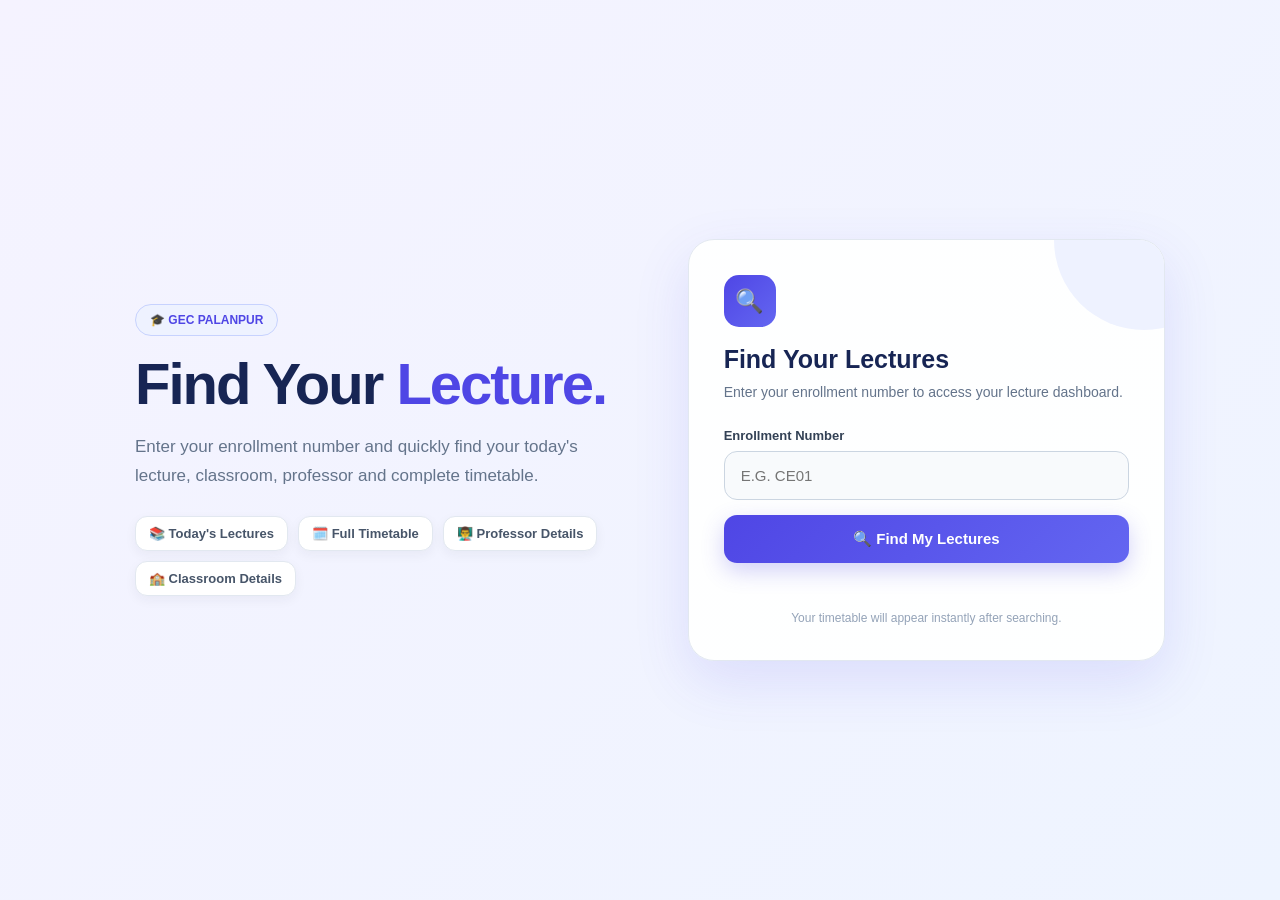
<file: index.html>
<!DOCTYPE html>
<html lang="en">

<head>
    <meta charset="UTF-8">
    <meta name="viewport" content="width=device-width, initial-scale=1.0">

    <title>Student Lecture Finder</title>

    <link rel="stylesheet" href="/style.css">

    <style>

        /* =====================================
           HOME PAGE
        ===================================== */

        .home-page {
            min-height: 100vh;

            display: flex;
            align-items: center;
            justify-content: center;

            padding: 35px 15px;
        }


        .home-container {
            width: 100%;
            max-width: 1050px;

            display: grid;
            grid-template-columns: 1.05fr 0.95fr;

            gap: 45px;

            align-items: center;
        }


        /* =====================================
           LEFT SIDE
        ===================================== */

        .hero-content {
            padding: 20px;
        }


        .hero-badge {
            display: inline-block;

            padding: 8px 14px;

            background: #eef2ff;
            color: #4f46e5;

            border: 1px solid #c7d2fe;

            border-radius: 30px;

            font-size: 12px;
            font-weight: 800;

            margin-bottom: 18px;
        }


        .hero-content h2 {
            font-size: clamp(38px, 5vw, 58px);

            line-height: 1.05;

            color: #172554;

            margin-bottom: 18px;

            letter-spacing: -2px;
        }


        .hero-content h2 span {
            color: #4f46e5;
        }


        .hero-content .hero-text {
            color: #64748b;

            font-size: 17px;

            line-height: 1.7;

            max-width: 520px;

            margin-bottom: 25px;
        }


        .feature-list {
            display: flex;

            flex-wrap: wrap;

            gap: 10px;
        }


        .feature-item {
            background: white;

            border: 1px solid #e2e8f0;

            padding: 9px 13px;

            border-radius: 12px;

            color: #475569;

            font-size: 13px;

            font-weight: 700;

            box-shadow:
                0 4px 12px rgba(30, 41, 59, 0.05);
        }


        /* =====================================
           RIGHT SIDE
        ===================================== */

        .enrollment-card {
            background: rgba(255,255,255,0.96);

            padding: 35px;

            border-radius: 26px;

            border: 1px solid #e2e8f0;

            box-shadow:
                0 20px 55px rgba(79,70,229,0.13);

            position: relative;

            overflow: hidden;
        }


        .enrollment-card::before {
            content: "";

            position: absolute;

            width: 180px;
            height: 180px;

            background: #eef2ff;

            border-radius: 50%;

            top: -90px;
            right: -70px;

            z-index: 0;
        }


        .card-content {
            position: relative;

            z-index: 1;
        }


        .card-icon {
            width: 52px;
            height: 52px;

            display: flex;

            align-items: center;
            justify-content: center;

            background:
                linear-gradient(
                    135deg,
                    #4f46e5,
                    #6366f1
                );

            color: white;

            border-radius: 15px;

            font-size: 23px;

            margin-bottom: 18px;
        }


        .enrollment-card h3 {
            color: #172554;

            font-size: 25px;

            margin-bottom: 8px;
        }


        .enrollment-card .card-subtitle {
            color: #64748b;

            font-size: 14px;

            line-height: 1.5;

            margin-bottom: 25px;
        }


        .input-label {
            display: block;

            text-align: left;

            color: #334155;

            font-size: 13px;

            font-weight: 800;

            margin-bottom: 8px;
        }


        .modern-input {
            width: 100%;

            box-sizing: border-box;

            padding: 15px 16px;

            border-radius: 13px;

            border: 1px solid #cbd5e1;

            background: #f8fafc;

            font-size: 15px;

            outline: none;

            transition: 0.25s;

            margin-bottom: 15px;

            text-transform: uppercase;
        }


        .modern-input:focus {
            border-color: #6366f1;

            background: white;

            box-shadow:
                0 0 0 4px rgba(99,102,241,0.10);
        }


        .find-btn {
            width: 100%;

            padding: 15px;

            border: none;

            border-radius: 13px;

            background:
                linear-gradient(
                    135deg,
                    #4f46e5,
                    #6366f1
                );

            color: white;

            font-size: 15px;

            font-weight: 800;

            cursor: pointer;

            box-shadow:
                0 8px 22px rgba(79,70,229,0.25);

            transition: 0.25s;
        }


        .find-btn:hover {
            transform: translateY(-2px);

            box-shadow:
                0 12px 28px rgba(79,70,229,0.30);
        }


        .find-btn:disabled {
            opacity: 0.7;

            cursor: not-allowed;

            transform: none;
        }


        #message {
            min-height: 20px;

            margin: 12px 0 0;

            text-align: center;

            font-size: 13px;

            font-weight: 700;
        }


        .card-note {
            text-align: center;

            color: #94a3b8;

            font-size: 12px;

            margin-top: 16px;
        }


        /* =====================================
           MOBILE
        ===================================== */

        @media (max-width: 800px) {

            .home-page {
                padding: 25px 12px;
            }


            .home-container {
                grid-template-columns: 1fr;

                gap: 25px;
            }


            .hero-content {
                text-align: center;

                padding: 10px;
            }


            .hero-content h2 {
                font-size: 40px;

                letter-spacing: -1px;
            }


            .hero-content .hero-text {
                margin-left: auto;
                margin-right: auto;

                font-size: 15px;
            }


            .feature-list {
                justify-content: center;
            }


            .enrollment-card {
                max-width: 520px;

                width: 100%;

                margin: auto;
            }

        }


        @media (max-width: 450px) {

            .hero-content h2 {
                font-size: 34px;
            }


            .hero-content .hero-text {
                font-size: 14px;
            }


            .enrollment-card {
                padding: 25px 20px;

                border-radius: 21px;
            }


            .enrollment-card h3 {
                font-size: 22px;
            }

        }

    </style>

</head>


<body>


    <main class="home-page">

        <div class="home-container">


            <!-- =================================
                 LEFT HERO
            ================================== -->

            <section class="hero-content">

                <div class="hero-badge">
                    🎓 GEC PALANPUR
                </div>


                <h2>

                    Find Your
                    <span>Lecture.</span>

                </h2>


                <p class="hero-text">

                    Enter your enrollment number and
                    quickly find your today's lecture,
                    classroom, professor and complete
                    timetable.

                </p>


                <div class="feature-list">

                    <div class="feature-item">
                        📚 Today's Lectures
                    </div>

                    <div class="feature-item">
                        🗓️ Full Timetable
                    </div>

                    <div class="feature-item">
                        👨‍🏫 Professor Details
                    </div>

                    <div class="feature-item">
                        🏫 Classroom Details
                    </div>

                </div>

            </section>


            <!-- =================================
                 ENROLLMENT CARD
            ================================== -->

            <section class="enrollment-card">

                <div class="card-content">


                    <div class="card-icon">
                        🔍
                    </div>


                    <h3>
                        Find Your Lectures
                    </h3>


                    <p class="card-subtitle">

                        Enter your enrollment number
                        to access your lecture dashboard.

                    </p>


                    <label
                        class="input-label"
                        for="enrollmentInput">

                        Enrollment Number

                    </label>


                    <input
                        type="text"
                        id="enrollmentInput"
                        class="modern-input"
                        placeholder="e.g. CE01"
                        maxlength="10"
                        autocomplete="off"
                        spellcheck="false"
                    >


                    <button
                        class="find-btn"
                        onclick="findLectures()">

                        🔍 Find My Lectures

                    </button>


                    <p
                        id="message"
                        aria-live="polite">
                    </p>


                    <p class="card-note">

                        Your timetable will appear
                        instantly after searching.

                    </p>


                </div>

            </section>


        </div>

    </main>


    <script src="/script.js"></script>

</body>

</html>
</file>
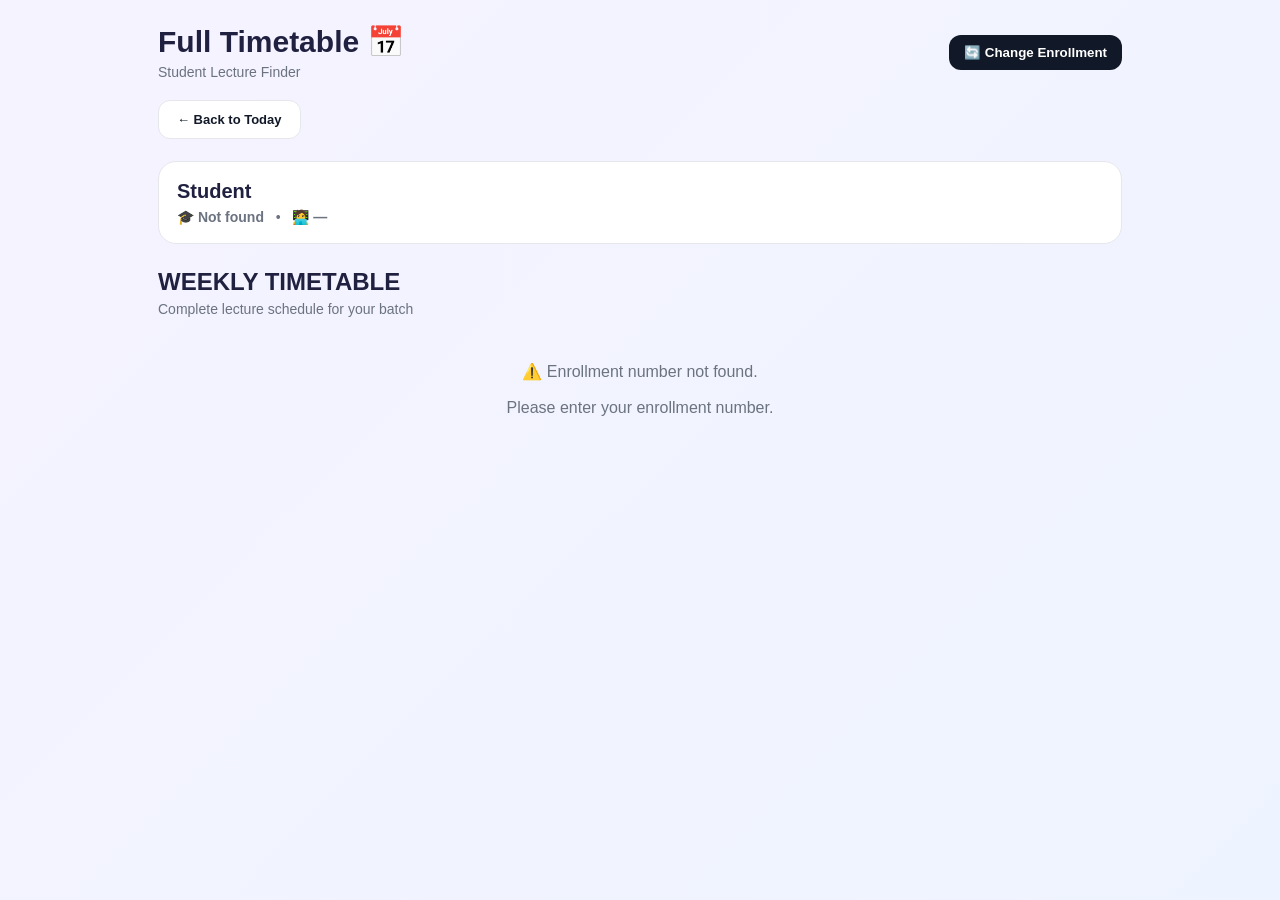
<file: timetable.html>
<!DOCTYPE html>
<html lang="en">
<head>
<meta charset="UTF-8">
<meta name="viewport" content="width=device-width, initial-scale=1.0">

<title>Full Timetable | Student Lecture Finder</title>

<link rel="stylesheet" href="/style.css">

<style>
.timetable-page{
    max-width:1000px;
    margin:auto;
    padding:24px 18px 40px;
}

.top-header{
    display:flex;
    justify-content:space-between;
    align-items:center;
    gap:15px;
    margin-bottom:20px;
}

.brand-title{
    margin:0;
    font-size:30px;
    font-weight:800;
}

.brand-subtitle{
    margin:5px 0 0;
    color:#6b7280;
    font-size:14px;
}

.change-btn{
    border:none;
    padding:10px 15px;
    border-radius:12px;
    background:#111827;
    color:white;
    cursor:pointer;
    font-weight:700;
    white-space:nowrap;
}

.page-navigation{
    margin-bottom:22px;
}

.nav-btn{
    border:1px solid #e5e7eb;
    background:white;
    color:#111827;
    padding:11px 18px;
    border-radius:12px;
    cursor:pointer;
    font-weight:700;
    font-size:13px;
}

.student-card{
    background:white;
    border:1px solid #e5e7eb;
    border-radius:18px;
    padding:18px;
    margin-bottom:24px;
}

.student-name{
    font-size:20px;
    font-weight:800;
    margin-bottom:6px;
}

.student-meta{
    color:#6b7280;
    font-size:14px;
}

.heading{
    margin-bottom:20px;
}

.heading h2{
    margin:0;
    font-size:24px;
    font-weight:800;
}

.heading p{
    margin:5px 0 0;
    color:#6b7280;
    font-size:14px;
}

.day-section{
    margin-bottom:28px;
}

.day-title{
    font-size:18px;
    font-weight:800;
    margin:0 0 12px;
}

.day-list{
    display:flex;
    flex-direction:column;
    gap:9px;
}

.lecture-card{
    display:grid;
    grid-template-columns:100px minmax(0,1fr);
    align-items:center;
    gap:14px;
    background:white;
    border:1px solid #e5e7eb;
    border-radius:15px;
    padding:14px;
}

.lecture-time{
    font-size:13px;
    font-weight:800;
}

.lecture-end{
    color:#9ca3af;
    font-size:11px;
    margin-top:3px;
}

.lecture-subject{
    font-size:15px;
    font-weight:800;
}

.lecture-info{
    color:#6b7280;
    font-size:11px;
    margin-top:5px;
}

.empty-day{
    background:white;
    border:1px solid #e5e7eb;
    border-radius:14px;
    padding:15px;
    color:#9ca3af;
    font-size:13px;
}

.message-box{
    text-align:center;
    padding:25px;
    color:#6b7280;
}

@media(max-width:600px){

    .timetable-page{
        padding:18px 13px 35px;
    }

    .top-header{
        align-items:flex-start;
    }

    .brand-title{
        font-size:24px;
    }

    .change-btn{
        padding:9px 10px;
        font-size:11px;
    }

    .student-card{
        padding:15px;
    }

    .student-name{
        font-size:18px;
    }

    .lecture-card{
        grid-template-columns:75px minmax(0,1fr);
    }
}
</style>
</head>

<body>

<div class="timetable-page">

    <!-- HEADER -->

    <div class="top-header">

        <div>

            <h1 class="brand-title">
                Full Timetable 📅
            </h1>

            <p class="brand-subtitle">
                Student Lecture Finder
            </p>

        </div>

        <button class="change-btn"
                onclick="changeEnrollment()">

            🔄 Change Enrollment

        </button>

    </div>


    <!-- BACK TO TODAY -->

    <div class="page-navigation">

        <button class="nav-btn"
                onclick="window.location.href='/today.html'">

            ← Back to Today

        </button>

    </div>


    <!-- STUDENT -->

    <div class="student-card">

        <div class="student-name"
             id="studentName">

            Loading...

        </div>

        <div class="student-meta">

            🎓 <strong id="studentEnrollment">
                Loading...
            </strong>

            &nbsp; • &nbsp;

            🧑‍💻 <strong id="studentBatch">
                Loading...
            </strong>

        </div>

    </div>


    <!-- HEADING -->

    <div class="heading">

        <h2>WEEKLY TIMETABLE</h2>

        <p>
            Complete lecture schedule for your batch
        </p>

    </div>


    <!-- TIMETABLE -->

    <div id="timetableContainer">

        <div class="message-box">
            Loading timetable...
        </div>

    </div>

</div>


<script>

const enrollment =
    localStorage.getItem("enrollment");

const studentName =
    document.getElementById("studentName");

const studentEnrollment =
    document.getElementById("studentEnrollment");

const studentBatch =
    document.getElementById("studentBatch");

const timetableContainer =
    document.getElementById("timetableContainer");


/* CHANGE ENROLLMENT */

function changeEnrollment(){

    localStorage.removeItem("enrollment");
    localStorage.removeItem("studentName");
    localStorage.removeItem("studentBatch");

    window.location.href="/";

}


/* CHECK ENROLLMENT */

if(!enrollment){

    studentName.textContent =
        "Student";

    studentEnrollment.textContent =
        "Not found";

    studentBatch.textContent =
        "—";

    timetableContainer.innerHTML = `

        <div class="message-box">

            ⚠️ Enrollment number not found.

            <br><br>

            Please enter your enrollment number.

        </div>

    `;

}else{

    studentEnrollment.textContent =
        enrollment;

    loadTimetable();

}


/* LOAD TIMETABLE */

function loadTimetable(){

    fetch(
        `/api/lectures/${encodeURIComponent(enrollment)}`
    )

    .then(response =>
        response.json()
    )

    .then(data => {

        if(!data.success){

            timetableContainer.innerHTML = `

                <div class="message-box">

                    ❌ Enrollment number not found.

                </div>

            `;

            return;

        }


        /* STUDENT */

        if(data.student){

            studentName.textContent =
                data.student.name || "Student";

            studentBatch.textContent =
                data.student.batch || "—";

            localStorage.setItem(
                "studentName",
                data.student.name || ""
            );

            localStorage.setItem(
                "studentBatch",
                data.student.batch || ""
            );

        }


        const lectures =
            data.lectures || [];


        const days = [
            "Monday",
            "Tuesday",
            "Wednesday",
            "Thursday",
            "Friday",
            "Saturday",
            "Sunday"
        ];


        timetableContainer.innerHTML = "";


        days.forEach(day => {

            const dayLectures =
                lectures
                .filter(
                    lecture =>
                        lecture.day === day
                )
                .sort(
                    (a,b) =>
                        convertTime(a.start_time)
                        -
                        convertTime(b.start_time)
                );


            const section =
                document.createElement("div");

            section.className =
                "day-section";


            let cards = "";


            if(dayLectures.length === 0){

                cards = `

                    <div class="empty-day">

                        📭 No lectures scheduled

                    </div>

                `;

            }else{

                dayLectures.forEach(
                    lecture => {

                        cards += `

                            <div class="lecture-card">

                                <div>

                                    <div class="lecture-time">

                                        ${lecture.start_time}

                                    </div>

                                    <div class="lecture-end">

                                        ${lecture.end_time}

                                    </div>

                                </div>


                                <div>

                                    <div class="lecture-subject">

                                        ${lecture.subject}

                                    </div>

                                    <div class="lecture-info">

                                        👨‍🏫 ${lecture.professor}

                                        &nbsp; • &nbsp;

                                        🚪 Room ${lecture.room}

                                    </div>

                                </div>

                            </div>

                        `;

                    }
                );

            }


            section.innerHTML = `

                <h3 class="day-title">
                    ${day}
                </h3>

                <div class="day-list">

                    ${cards}

                </div>

            `;


            timetableContainer.appendChild(
                section
            );

        });

    })


    .catch(error => {

        console.error(
            "Timetable loading error:",
            error
        );

        timetableContainer.innerHTML = `

            <div class="message-box">

                ⚠️ Unable to load timetable.

                <br><br>

                Please make sure the Flask
                server is running.

            </div>

        `;

    });

}


/* TIME CONVERTER */

function convertTime(timeString){

    if(!timeString)
        return 0;

    const parts =
        timeString.trim().split(" ");

    const time =
        parts[0];

    const modifier =
        parts[1];

    let [hours,minutes] =
        time.split(":").map(Number);


    if(
        modifier === "PM" &&
        hours !== 12
    ){

        hours += 12;

    }


    if(
        modifier === "AM" &&
        hours === 12
    ){

        hours = 0;

    }


    return hours * 60 + minutes;

}

</script>

</body>
</html>
</file>
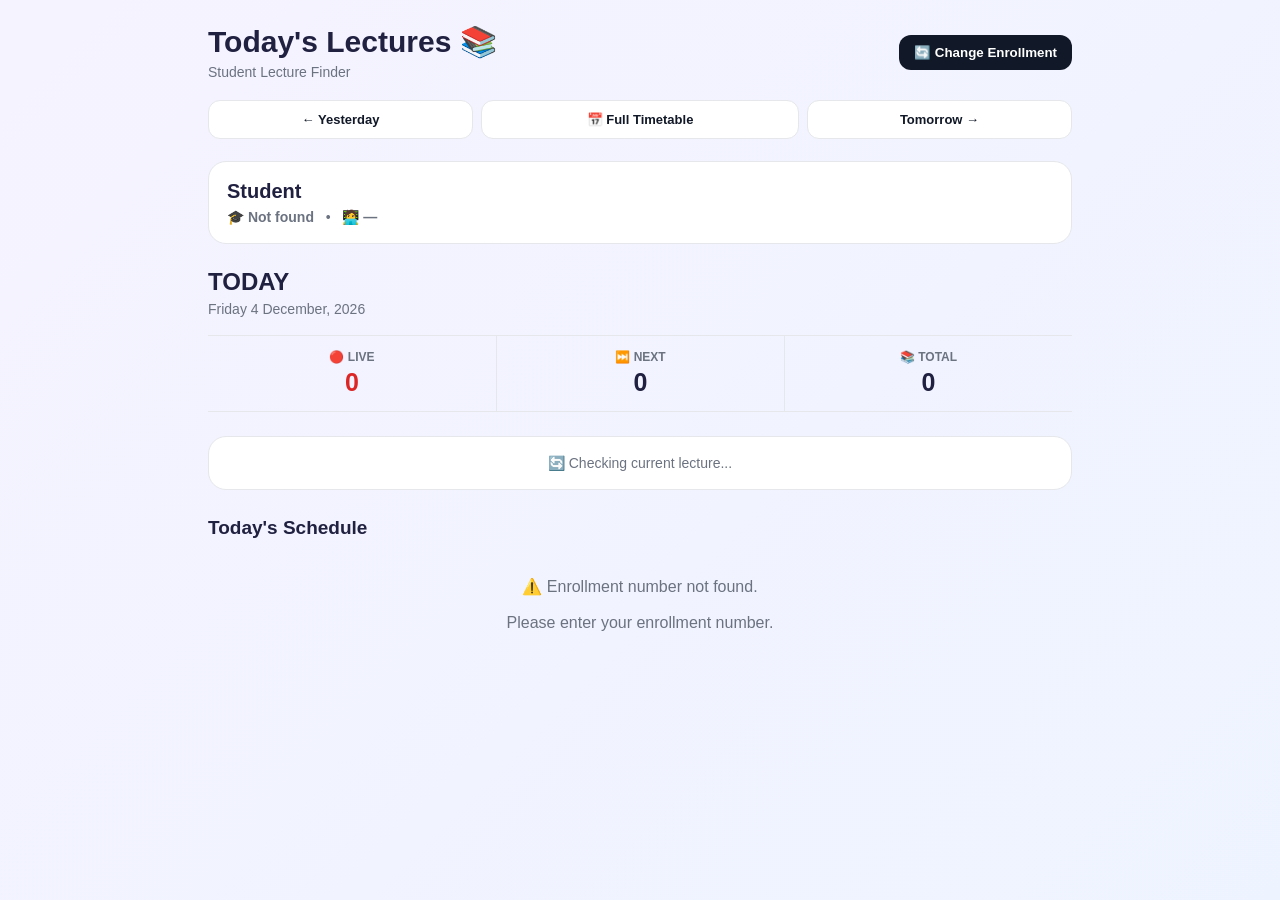
<file: today.html>
<!DOCTYPE html>
<html lang="en">

<head>

    <meta charset="UTF-8">

    <meta name="viewport"
          content="width=device-width, initial-scale=1.0">

    <title>Today's Lectures | Student Lecture Finder</title>

    <link rel="stylesheet" href="/style.css">

    <style>

        /* =========================
           PAGE
        ========================= */

        .today-page {
            max-width: 900px;
            margin: auto;
            padding: 24px 18px 40px;
        }


        /* =========================
           HEADER
        ========================= */

        .top-header {
            display: flex;
            justify-content: space-between;
            align-items: center;
            gap: 15px;
            margin-bottom: 20px;
        }

        .brand-title {
            margin: 0;
            font-size: 30px;
            font-weight: 800;
        }

        .brand-subtitle {
            margin: 5px 0 0;
            color: #6b7280;
            font-size: 14px;
        }

        .change-btn {
            border: none;
            padding: 10px 15px;
            border-radius: 12px;
            background: #111827;
            color: white;
            cursor: pointer;
            font-weight: 700;
            white-space: nowrap;
        }


        /* =========================
           PAGE NAVIGATION
        ========================= */

        .page-navigation {
            display: grid;
            grid-template-columns: 1fr 1.2fr 1fr;
            gap: 8px;
            margin-bottom: 22px;
        }

        .nav-btn {
            border: 1px solid #e5e7eb;
            background: white;
            color: #111827;
            padding: 11px 8px;
            border-radius: 12px;
            cursor: pointer;
            font-weight: 700;
            font-size: 13px;
        }

        .nav-btn:hover {
            background: #f9fafb;
        }


        /* =========================
           STUDENT CARD
        ========================= */

        .student-card {
            background: white;
            border: 1px solid #e5e7eb;
            border-radius: 18px;
            padding: 18px;
            margin-bottom: 24px;
        }

        .student-name {
            font-size: 20px;
            font-weight: 800;
            margin-bottom: 6px;
        }

        .student-meta {
            color: #6b7280;
            font-size: 14px;
        }


        /* =========================
           TODAY
        ========================= */

        .today-heading {
            margin-bottom: 15px;
        }

        .today-heading h2 {
            margin: 0;
            font-size: 24px;
            font-weight: 800;
        }

        .today-heading p {
            margin: 5px 0 0;
            color: #6b7280;
            font-size: 14px;
        }


        /* =========================
           STATS
        ========================= */

        .stats-row {
            display: grid;
            grid-template-columns: repeat(3, 1fr);

            border-top: 1px solid #e5e7eb;
            border-bottom: 1px solid #e5e7eb;

            margin: 18px 0 24px;
        }

        .stat-box {
            text-align: center;
            padding: 14px 8px;
        }

        .stat-box + .stat-box {
            border-left: 1px solid #e5e7eb;
        }

        .stat-label {
            display: block;
            font-size: 12px;
            color: #6b7280;
            font-weight: 700;
            margin-bottom: 4px;
        }

        .stat-number {
            display: block;
            font-size: 25px;
            font-weight: 800;
        }

        .live-number {
            color: #dc2626;
        }


        /* =========================
           LIVE CARD
        ========================= */

        .live-card {
            background: white;
            border: 1px solid #e5e7eb;
            border-radius: 20px;
            padding: 20px;
            margin-bottom: 27px;
        }

        .live-badge {
            display: inline-block;
            background: #fee2e2;
            color: #b91c1c;
            padding: 6px 10px;
            border-radius: 50px;
            font-size: 11px;
            font-weight: 800;
            margin-bottom: 10px;
        }

        .live-subject {
            margin: 0 0 7px;
            font-size: 23px;
            font-weight: 800;
        }

        .live-time {
            color: #6b7280;
            font-size: 14px;
            margin-bottom: 13px;
        }

        .detail-row {
            display: flex;
            flex-wrap: wrap;
            gap: 8px;
        }

        .detail-pill {
            border: 1px solid #e5e7eb;
            padding: 7px 10px;
            border-radius: 10px;
            font-size: 12px;
            font-weight: 600;
        }

        .no-live-card {
            background: white;
            border: 1px solid #e5e7eb;
            border-radius: 18px;
            padding: 18px;
            margin-bottom: 27px;
            color: #6b7280;
            text-align: center;
            font-size: 14px;
        }


        /* =========================
           SCHEDULE
        ========================= */

        .schedule-title {
            margin: 0 0 13px;
            font-size: 19px;
            font-weight: 800;
        }

        .schedule-list {
            display: flex;
            flex-direction: column;
            gap: 10px;
        }

        .lecture-card {
            display: grid;
            grid-template-columns: 95px minmax(0, 1fr) auto;
            align-items: center;
            gap: 12px;

            background: white;

            border: 1px solid #e5e7eb;

            border-radius: 15px;

            padding: 14px;
        }

        .lecture-time {
            font-size: 13px;
            font-weight: 800;
        }

        .lecture-end-time {
            color: #9ca3af;
            font-size: 11px;
            margin-top: 3px;
        }

        .lecture-subject {
            font-size: 15px;
            font-weight: 800;
        }

        .lecture-info {
            color: #6b7280;
            font-size: 11px;
            margin-top: 5px;
        }

        .lecture-status {
            font-size: 10px;
            font-weight: 800;
            white-space: nowrap;
        }

        .status-live {
            color: #dc2626;
        }

        .status-next {
            color: #2563eb;
        }

        .status-upcoming {
            color: #6b7280;
        }

        .status-completed {
            color: #16a34a;
        }


        /* =========================
           MESSAGE
        ========================= */

        .message-box {
            text-align: center;
            padding: 25px;
            color: #6b7280;
        }


        /* =========================
           MOBILE
        ========================= */

        @media (max-width: 600px) {

            .today-page {
                padding: 18px 13px 35px;
            }

            .top-header {
                align-items: flex-start;
            }

            .brand-title {
                font-size: 24px;
            }

            .change-btn {
                padding: 9px 10px;
                font-size: 11px;
            }

            .page-navigation {
                grid-template-columns: 1fr 1fr 1fr;
            }

            .nav-btn {
                font-size: 11px;
                padding: 10px 5px;
            }

            .student-card {
                padding: 15px;
            }

            .student-name {
                font-size: 18px;
            }

            .lecture-card {
                grid-template-columns: 72px minmax(0, 1fr);
            }

            .lecture-status {
                grid-column: 2;
            }

        }

    </style>

</head>


<body>


<div class="today-page">


    <!-- =========================
         HEADER
    ========================== -->

    <div class="top-header">

        <div>

            <h1 class="brand-title">
                Today's Lectures 📚
            </h1>

            <p class="brand-subtitle">
                Student Lecture Finder
            </p>

        </div>


        <button
            class="change-btn"
            onclick="changeEnrollment()">

            🔄 Change Enrollment

        </button>

    </div>



    <!-- =========================
         NAVIGATION
    ========================== -->

    <div class="page-navigation">

        <button
            class="nav-btn"
            onclick="window.location.href='/yesterday.html'">

            ← Yesterday

        </button>


        <button
            class="nav-btn"
            onclick="window.location.href='/timetable.html'">

            📅 Full Timetable

        </button>


        <button
            class="nav-btn"
            onclick="window.location.href='/tomorrow.html'">

            Tomorrow →

        </button>

    </div>



    <!-- =========================
         STUDENT
    ========================== -->

    <div class="student-card">

        <div
            class="student-name"
            id="studentName">

            Loading...

        </div>


        <div class="student-meta">

            🎓
            <strong id="studentEnrollment">
                Loading...
            </strong>

            &nbsp; • &nbsp;

            🧑‍💻
            <strong id="studentBatch">
                Loading...
            </strong>

        </div>

    </div>



    <!-- =========================
         TODAY
    ========================== -->

    <div class="today-heading">

        <h2>
            TODAY
        </h2>

        <p id="todayDate">
            Loading date...
        </p>

    </div>



    <!-- =========================
         STATS
    ========================== -->

    <div class="stats-row">


        <div class="stat-box">

            <span class="stat-label">
                🔴 LIVE
            </span>

            <span
                class="stat-number live-number"
                id="liveLecture">

                0

            </span>

        </div>



        <div class="stat-box">

            <span class="stat-label">
                ⏭️ NEXT
            </span>

            <span
                class="stat-number"
                id="nextLecture">

                0

            </span>

        </div>



        <div class="stat-box">

            <span class="stat-label">
                📚 TOTAL
            </span>

            <span
                class="stat-number"
                id="totalLectures">

                0

            </span>

        </div>


    </div>



    <!-- =========================
         LIVE LECTURE
    ========================== -->

    <div id="liveLectureBox">

        <div class="no-live-card">

            🔄 Checking current lecture...

        </div>

    </div>



    <!-- =========================
         SCHEDULE
    ========================== -->

    <h3 class="schedule-title">

        Today's Schedule

    </h3>


    <div
        id="lectureContainer"
        class="schedule-list">

        <div class="message-box">

            Loading lectures...

        </div>

    </div>


</div>



<script>


// ========================================
// ENROLLMENT
// ========================================

const enrollment =
    localStorage.getItem("enrollment");


// ========================================
// ELEMENTS
// ========================================

const studentEnrollment =
    document.getElementById(
        "studentEnrollment"
    );

const studentName =
    document.getElementById(
        "studentName"
    );

const studentBatch =
    document.getElementById(
        "studentBatch"
    );

const totalLectures =
    document.getElementById(
        "totalLectures"
    );

const nextLecture =
    document.getElementById(
        "nextLecture"
    );

const liveLecture =
    document.getElementById(
        "liveLecture"
    );

const liveLectureBox =
    document.getElementById(
        "liveLectureBox"
    );

const lectureContainer =
    document.getElementById(
        "lectureContainer"
    );

const todayDate =
    document.getElementById(
        "todayDate"
    );


// ========================================
// CHANGE ENROLLMENT
// ========================================

function changeEnrollment() {

    localStorage.removeItem(
        "enrollment"
    );

    localStorage.removeItem(
        "studentName"
    );

    localStorage.removeItem(
        "studentBatch"
    );

    window.location.href = "/";

}


// ========================================
// DATE
// ========================================

const currentDate =
    new Date();

todayDate.textContent =
    currentDate.toLocaleDateString(
        "en-IN",
        {
            weekday: "long",
            day: "numeric",
            month: "long",
            year: "numeric"
        }
    );


// ========================================
// CHECK ENROLLMENT
// ========================================

if (!enrollment) {

    studentEnrollment.textContent =
        "Not found";

    studentName.textContent =
        "Student";

    studentBatch.textContent =
        "—";


    lectureContainer.innerHTML = `

        <div class="message-box">

            ⚠️ Enrollment number not found.

            <br><br>

            Please enter your enrollment number.

        </div>

    `;

}

else {

    studentEnrollment.textContent =
        enrollment;

    loadTodayLectures();

}


// ========================================
// LOAD TODAY'S LECTURES
// ========================================

function loadTodayLectures() {


    fetch(
        `/api/lectures/${encodeURIComponent(enrollment)}`
    )

    .then(response =>
        response.json()
    )

    .then(data => {


        // ==================================
        // ERROR
        // ==================================

        if (!data.success) {

            lectureContainer.innerHTML = `

                <div class="message-box">

                    ❌ Enrollment number not found.

                </div>

            `;

            return;

        }


        // ==================================
        // STUDENT DATA
        // ==================================

        if (data.student) {

            studentName.textContent =
                data.student.name || "Student";

            studentBatch.textContent =
                data.student.batch || "—";


            localStorage.setItem(
                "studentName",
                data.student.name || ""
            );

            localStorage.setItem(
                "studentBatch",
                data.student.batch || ""
            );

        }


        // ==================================
        // LECTURES
        // ==================================

        const lectures =
            data.lectures || [];


        // ==================================
        // TODAY
        // ==================================

        const today =
            new Date().toLocaleDateString(
                "en-US",
                {
                    weekday: "long"
                }
            );


        // ==================================
        // FILTER
        // ==================================

        const todaysLectures =
            lectures.filter(
                lecture =>
                    lecture.day === today
            );


        // ==================================
        // SORT
        // ==================================

        todaysLectures.sort(
            (a, b) =>
                convertTime(a.start_time)
                -
                convertTime(b.start_time)
        );


        // ==================================
        // TOTAL
        // ==================================

        totalLectures.textContent =
            todaysLectures.length;


        // ==================================
        // NO LECTURES
        // ==================================

        if (
            todaysLectures.length === 0
        ) {

            liveLecture.textContent =
                "0";

            nextLecture.textContent =
                "0";


            liveLectureBox.innerHTML = `

                <div class="no-live-card">

                    📭 No lectures scheduled for today.

                </div>

            `;


            lectureContainer.innerHTML = `

                <div class="message-box">

                    🎉 No lectures today!

                    <br><br>

                    Enjoy your day.

                </div>

            `;

            return;

        }


        // ==================================
        // CURRENT TIME
        // ==================================

        const now =
            new Date();

        const currentMinutes =
            now.getHours() * 60
            +
            now.getMinutes();


        // ==================================
        // LIVE LECTURES
        // ==================================

        const liveLectures =
            todaysLectures.filter(
                lecture => {

                    const start =
                        convertTime(
                            lecture.start_time
                        );

                    const end =
                        convertTime(
                            lecture.end_time
                        );

                    return (
                        currentMinutes >= start &&
                        currentMinutes < end
                    );

                }
            );


        // ==================================
        // REMAINING LECTURES
        // ==================================

        const remainingLectures =
            todaysLectures.filter(
                lecture => {

                    const start =
                        convertTime(
                            lecture.start_time
                        );

                    return start > currentMinutes;

                }
            );


        // ==================================
        // COUNTS
        // ==================================

        liveLecture.textContent =
            liveLectures.length;

        nextLecture.textContent =
            remainingLectures.length;


        // ==================================
        // LIVE CARD
        // ==================================

        if (
            liveLectures.length > 0
        ) {

            const lecture =
                liveLectures[0];


            liveLectureBox.innerHTML = `

                <div class="live-card">

                    <span class="live-badge">

                        🔴 LIVE NOW

                    </span>


                    <h2 class="live-subject">

                        ${lecture.subject}

                    </h2>


                    <div class="live-time">

                        ⏰
                        ${lecture.start_time}

                        -

                        ${lecture.end_time}

                    </div>


                    <div class="detail-row">

                        <span class="detail-pill">

                            👨‍🏫
                            ${lecture.professor}

                        </span>


                        <span class="detail-pill">

                            🚪
                            Room ${lecture.room}

                        </span>

                    </div>

                </div>

            `;

        }

        else {

            liveLectureBox.innerHTML = `

                <div class="no-live-card">

                    🟢 No lecture is live right now.

                </div>

            `;

        }


        // ==================================
        // SCHEDULE
        // ==================================

        lectureContainer.innerHTML = "";


        todaysLectures.forEach(
            lecture => {


                const start =
                    convertTime(
                        lecture.start_time
                    );

                const end =
                    convertTime(
                        lecture.end_time
                    );


                let statusText =
                    "";

                let statusClass =
                    "";


                // LIVE
                if (
                    currentMinutes >= start &&
                    currentMinutes < end
                ) {

                    statusText =
                        "🔴 LIVE";

                    statusClass =
                        "status-live";

                }


                // COMPLETED
                else if (
                    currentMinutes >= end
                ) {

                    statusText =
                        "✅ COMPLETED";

                    statusClass =
                        "status-completed";

                }


                // UPCOMING
                else {

                    const firstUpcoming =
                        remainingLectures[0];


                    if (
                        firstUpcoming === lecture
                    ) {

                        statusText =
                            "⏭️ NEXT";

                        statusClass =
                            "status-next";

                    }

                    else {

                        statusText =
                            "⏳ UPCOMING";

                        statusClass =
                            "status-upcoming";

                    }

                }


                // ==================================
                // CARD
                // ==================================

                const card =
                    document.createElement(
                        "div"
                    );


                card.className =
                    "lecture-card";


                card.innerHTML = `

                    <div>

                        <div class="lecture-time">

                            ${lecture.start_time}

                        </div>

                        <div class="lecture-end-time">

                            ${lecture.end_time}

                        </div>

                    </div>


                    <div>

                        <div class="lecture-subject">

                            ${lecture.subject}

                        </div>


                        <div class="lecture-info">

                            👨‍🏫
                            ${lecture.professor}

                            &nbsp; • &nbsp;

                            🚪
                            Room ${lecture.room}

                        </div>

                    </div>


                    <div
                        class="lecture-status ${statusClass}">

                        ${statusText}

                    </div>

                `;


                lectureContainer.appendChild(
                    card
                );

            }
        );


    })


    .catch(error => {

        console.error(
            "Lecture loading error:",
            error
        );


        lectureContainer.innerHTML = `

            <div class="message-box">

                ⚠️ Unable to load lectures.

                <br><br>

                Please make sure the Flask
                server is running.

            </div>

        `;

    });

}


// ========================================
// CONVERT TIME
// ========================================

function convertTime(timeString) {

    if (!timeString) {
        return 0;
    }


    const parts =
        timeString
            .trim()
            .split(" ");


    const time =
        parts[0];

    const modifier =
        parts[1];


    let [hours, minutes] =
        time
            .split(":")
            .map(Number);


    if (
        modifier === "PM" &&
        hours !== 12
    ) {

        hours += 12;

    }


    if (
        modifier === "AM" &&
        hours === 12
    ) {

        hours = 0;

    }


    return (
        hours * 60 +
        minutes
    );

}


// ========================================
// AUTO REFRESH EVERY 30 SEC
// ========================================

setInterval(
    loadTodayLectures,
    30000
);


</script>


</body>

</html>
</file>
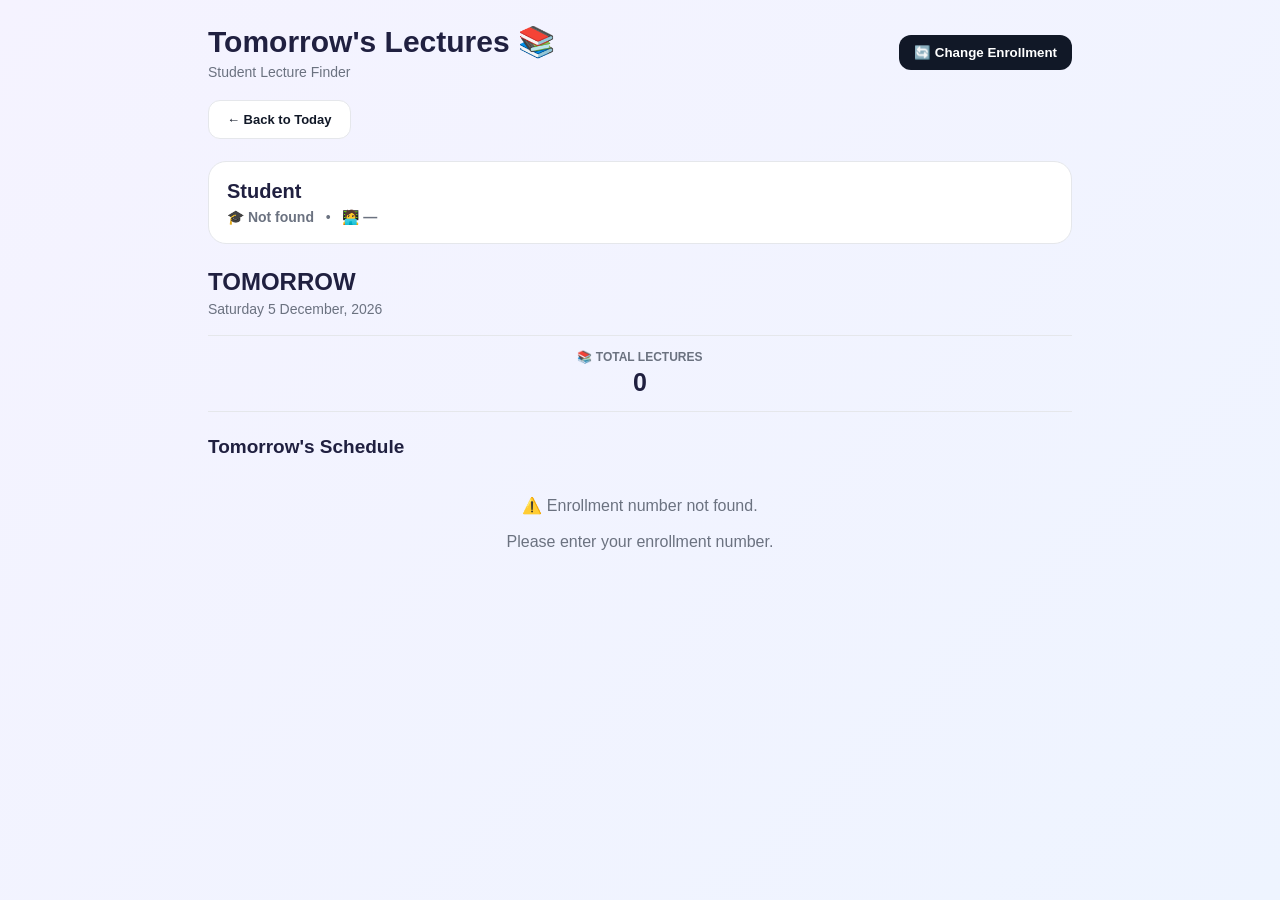
<file: tomorrow.html>
<!DOCTYPE html>
<html lang="en">
<head>
<meta charset="UTF-8">
<meta name="viewport" content="width=device-width, initial-scale=1.0">

<title>Tomorrow | Student Lecture Finder</title>

<link rel="stylesheet" href="/style.css">

<style>
.tomorrow-page{
    max-width:900px;
    margin:auto;
    padding:24px 18px 40px;
}

.top-header{
    display:flex;
    justify-content:space-between;
    align-items:center;
    gap:15px;
    margin-bottom:20px;
}

.brand-title{
    margin:0;
    font-size:30px;
    font-weight:800;
}

.brand-subtitle{
    margin:5px 0 0;
    color:#6b7280;
    font-size:14px;
}

.change-btn{
    border:none;
    padding:10px 15px;
    border-radius:12px;
    background:#111827;
    color:white;
    cursor:pointer;
    font-weight:700;
    white-space:nowrap;
}

.page-navigation{
    margin-bottom:22px;
}

.nav-btn{
    border:1px solid #e5e7eb;
    background:white;
    color:#111827;
    padding:11px 18px;
    border-radius:12px;
    cursor:pointer;
    font-weight:700;
    font-size:13px;
}

.student-card{
    background:white;
    border:1px solid #e5e7eb;
    border-radius:18px;
    padding:18px;
    margin-bottom:24px;
}

.student-name{
    font-size:20px;
    font-weight:800;
    margin-bottom:6px;
}

.student-meta{
    color:#6b7280;
    font-size:14px;
}

.day-heading{
    margin-bottom:18px;
}

.day-heading h2{
    margin:0;
    font-size:24px;
    font-weight:800;
}

.day-heading p{
    margin:5px 0 0;
    color:#6b7280;
    font-size:14px;
}

.stats-row{
    display:grid;
    grid-template-columns:1fr;
    border-top:1px solid #e5e7eb;
    border-bottom:1px solid #e5e7eb;
    margin:18px 0 24px;
}

.stat-box{
    text-align:center;
    padding:14px 8px;
}

.stat-label{
    display:block;
    font-size:12px;
    color:#6b7280;
    font-weight:700;
    margin-bottom:4px;
}

.stat-number{
    display:block;
    font-size:25px;
    font-weight:800;
}

.schedule-title{
    margin:0 0 13px;
    font-size:19px;
    font-weight:800;
}

.schedule-list{
    display:flex;
    flex-direction:column;
    gap:10px;
}

.lecture-card{
    display:grid;
    grid-template-columns:95px minmax(0,1fr) auto;
    align-items:center;
    gap:12px;
    background:white;
    border:1px solid #e5e7eb;
    border-radius:15px;
    padding:14px;
}

.lecture-time{
    font-size:13px;
    font-weight:800;
}

.lecture-end-time{
    color:#9ca3af;
    font-size:11px;
    margin-top:3px;
}

.lecture-subject{
    font-size:15px;
    font-weight:800;
}

.lecture-info{
    color:#6b7280;
    font-size:11px;
    margin-top:5px;
}

.upcoming{
    color:#2563eb;
    font-size:10px;
    font-weight:800;
    white-space:nowrap;
}

.message-box{
    text-align:center;
    padding:25px;
    color:#6b7280;
}

@media(max-width:600px){

    .tomorrow-page{
        padding:18px 13px 35px;
    }

    .top-header{
        align-items:flex-start;
    }

    .brand-title{
        font-size:24px;
    }

    .change-btn{
        padding:9px 10px;
        font-size:11px;
    }

    .student-card{
        padding:15px;
    }

    .student-name{
        font-size:18px;
    }

    .lecture-card{
        grid-template-columns:72px minmax(0,1fr);
    }

    .upcoming{
        grid-column:2;
    }
}
</style>
</head>

<body>

<div class="tomorrow-page">

    <div class="top-header">

        <div>

            <h1 class="brand-title">
                Tomorrow's Lectures 📚
            </h1>

            <p class="brand-subtitle">
                Student Lecture Finder
            </p>

        </div>

        <button class="change-btn"
                onclick="changeEnrollment()">

            🔄 Change Enrollment

        </button>

    </div>


    <!-- BACK TO TODAY -->

    <div class="page-navigation">

        <button class="nav-btn"
                onclick="window.location.href='/today.html'">

            ← Back to Today

        </button>

    </div>


    <!-- STUDENT -->

    <div class="student-card">

        <div class="student-name"
             id="studentName">

            Loading...

        </div>

        <div class="student-meta">

            🎓 <strong id="studentEnrollment">
                Loading...
            </strong>

            &nbsp; • &nbsp;

            🧑‍💻 <strong id="studentBatch">
                Loading...
            </strong>

        </div>

    </div>


    <!-- DAY -->

    <div class="day-heading">

        <h2>TOMORROW</h2>

        <p id="tomorrowDate">
            Loading date...
        </p>

    </div>


    <!-- TOTAL -->

    <div class="stats-row">

        <div class="stat-box">

            <span class="stat-label">
                📚 TOTAL LECTURES
            </span>

            <span class="stat-number"
                  id="totalLectures">

                0

            </span>

        </div>

    </div>


    <h3 class="schedule-title">
        Tomorrow's Schedule
    </h3>


    <div id="lectureContainer"
         class="schedule-list">

        <div class="message-box">
            Loading lectures...
        </div>

    </div>

</div>


<script>

const enrollment =
    localStorage.getItem("enrollment");

const studentName =
    document.getElementById("studentName");

const studentEnrollment =
    document.getElementById("studentEnrollment");

const studentBatch =
    document.getElementById("studentBatch");

const totalLectures =
    document.getElementById("totalLectures");

const tomorrowDate =
    document.getElementById("tomorrowDate");

const lectureContainer =
    document.getElementById("lectureContainer");


function changeEnrollment(){

    localStorage.removeItem("enrollment");
    localStorage.removeItem("studentName");
    localStorage.removeItem("studentBatch");

    window.location.href="/";

}


/* TOMORROW DATE */

const tomorrow = new Date();

tomorrow.setDate(
    tomorrow.getDate() + 1
);

tomorrowDate.textContent =
    tomorrow.toLocaleDateString(
        "en-IN",
        {
            weekday:"long",
            day:"numeric",
            month:"long",
            year:"numeric"
        }
    );


/* CHECK */

if(!enrollment){

    studentEnrollment.textContent =
        "Not found";

    studentName.textContent =
        "Student";

    studentBatch.textContent =
        "—";

    lectureContainer.innerHTML = `

        <div class="message-box">

            ⚠️ Enrollment number not found.

            <br><br>

            Please enter your enrollment number.

        </div>

    `;

}else{

    studentEnrollment.textContent =
        enrollment;

    loadTomorrowLectures();

}


/* LOAD */

function loadTomorrowLectures(){

    fetch(
        `/api/lectures/${encodeURIComponent(enrollment)}`
    )

    .then(response =>
        response.json()
    )

    .then(data => {

        if(!data.success){

            lectureContainer.innerHTML = `

                <div class="message-box">

                    ❌ Enrollment number not found.

                </div>

            `;

            return;

        }


        if(data.student){

            studentName.textContent =
                data.student.name || "Student";

            studentBatch.textContent =
                data.student.batch || "—";

            localStorage.setItem(
                "studentName",
                data.student.name || ""
            );

            localStorage.setItem(
                "studentBatch",
                data.student.batch || ""
            );

        }


        const tomorrowDay =
            tomorrow.toLocaleDateString(
                "en-US",
                {
                    weekday:"long"
                }
            );


        const tomorrowLectures =
            (data.lectures || [])
            .filter(
                lecture =>
                    lecture.day === tomorrowDay
            );


        tomorrowLectures.sort(
            (a,b) =>
                convertTime(a.start_time)
                -
                convertTime(b.start_time)
        );


        totalLectures.textContent =
            tomorrowLectures.length;


        if(tomorrowLectures.length === 0){

            lectureContainer.innerHTML = `

                <div class="message-box">

                    📭 No lectures are scheduled
                    for tomorrow.

                    <br><br>

                    Check the Full Timetable
                    for more details.

                </div>

            `;

            return;

        }


        lectureContainer.innerHTML = "";


        tomorrowLectures.forEach(
            lecture => {

                const card =
                    document.createElement("div");

                card.className =
                    "lecture-card";

                card.innerHTML = `

                    <div>

                        <div class="lecture-time">
                            ${lecture.start_time}
                        </div>

                        <div class="lecture-end-time">
                            ${lecture.end_time}
                        </div>

                    </div>


                    <div>

                        <div class="lecture-subject">
                            ${lecture.subject}
                        </div>

                        <div class="lecture-info">

                            👨‍🏫 ${lecture.professor}

                            &nbsp; • &nbsp;

                            🚪 Room ${lecture.room}

                        </div>

                    </div>


                    <div class="upcoming">
                        ⏳ UPCOMING
                    </div>

                `;

                lectureContainer.appendChild(card);

            }
        );

    })

    .catch(error => {

        console.error(
            "Lecture loading error:",
            error
        );

        lectureContainer.innerHTML = `

            <div class="message-box">

                ⚠️ Unable to load lectures.

                <br><br>

                Please make sure the Flask
                server is running.

            </div>

        `;

    });

}


function convertTime(timeString){

    if(!timeString)
        return 0;

    const parts =
        timeString.trim().split(" ");

    const time =
        parts[0];

    const modifier =
        parts[1];

    let [hours,minutes] =
        time.split(":").map(Number);


    if(
        modifier === "PM" &&
        hours !== 12
    ){
        hours += 12;
    }


    if(
        modifier === "AM" &&
        hours === 12
    ){
        hours = 0;
    }


    return hours * 60 + minutes;

}

</script>

</body>
</html>
</file>
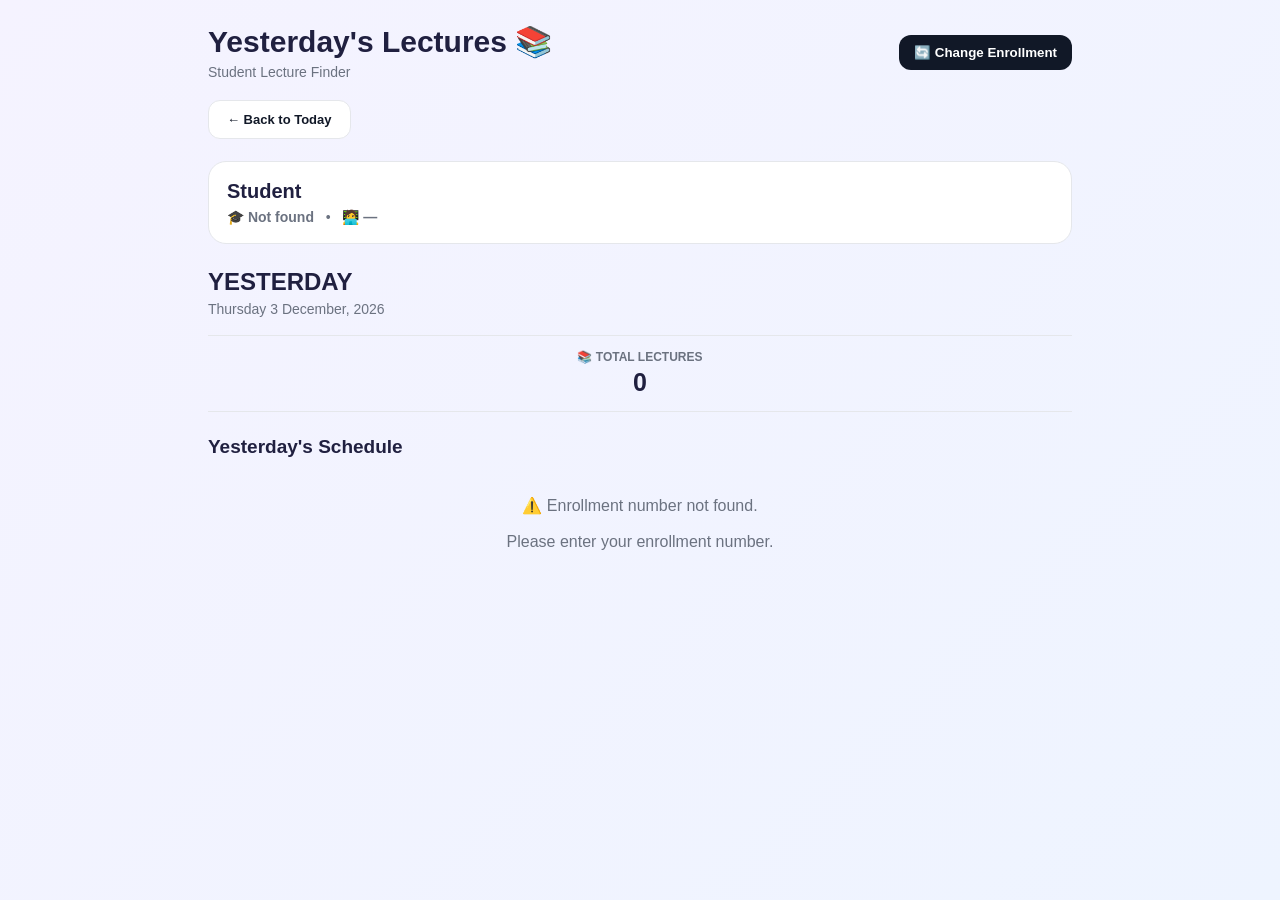
<file: yesterday.html>
<!DOCTYPE html>
<html lang="en">
<head>
<meta charset="UTF-8">
<meta name="viewport" content="width=device-width, initial-scale=1.0">

<title>Yesterday | Student Lecture Finder</title>

<link rel="stylesheet" href="/style.css">

<style>
.yesterday-page{
    max-width:900px;
    margin:auto;
    padding:24px 18px 40px;
}

.top-header{
    display:flex;
    justify-content:space-between;
    align-items:center;
    gap:15px;
    margin-bottom:20px;
}

.brand-title{
    margin:0;
    font-size:30px;
    font-weight:800;
}

.brand-subtitle{
    margin:5px 0 0;
    color:#6b7280;
    font-size:14px;
}

.change-btn{
    border:none;
    padding:10px 15px;
    border-radius:12px;
    background:#111827;
    color:white;
    cursor:pointer;
    font-weight:700;
    white-space:nowrap;
}

.page-navigation{
    margin-bottom:22px;
}

.nav-btn{
    border:1px solid #e5e7eb;
    background:white;
    color:#111827;
    padding:11px 18px;
    border-radius:12px;
    cursor:pointer;
    font-weight:700;
    font-size:13px;
}

.student-card{
    background:white;
    border:1px solid #e5e7eb;
    border-radius:18px;
    padding:18px;
    margin-bottom:24px;
}

.student-name{
    font-size:20px;
    font-weight:800;
    margin-bottom:6px;
}

.student-meta{
    color:#6b7280;
    font-size:14px;
}

.day-heading{
    margin-bottom:18px;
}

.day-heading h2{
    margin:0;
    font-size:24px;
    font-weight:800;
}

.day-heading p{
    margin:5px 0 0;
    color:#6b7280;
    font-size:14px;
}

.stats-row{
    display:grid;
    grid-template-columns:1fr;
    border-top:1px solid #e5e7eb;
    border-bottom:1px solid #e5e7eb;
    margin:18px 0 24px;
}

.stat-box{
    text-align:center;
    padding:14px 8px;
}

.stat-label{
    display:block;
    font-size:12px;
    color:#6b7280;
    font-weight:700;
    margin-bottom:4px;
}

.stat-number{
    display:block;
    font-size:25px;
    font-weight:800;
}

.schedule-title{
    margin:0 0 13px;
    font-size:19px;
    font-weight:800;
}

.schedule-list{
    display:flex;
    flex-direction:column;
    gap:10px;
}

.lecture-card{
    display:grid;
    grid-template-columns:95px minmax(0,1fr) auto;
    align-items:center;
    gap:12px;
    background:white;
    border:1px solid #e5e7eb;
    border-radius:15px;
    padding:14px;
}

.lecture-time{
    font-size:13px;
    font-weight:800;
}

.lecture-end-time{
    color:#9ca3af;
    font-size:11px;
    margin-top:3px;
}

.lecture-subject{
    font-size:15px;
    font-weight:800;
}

.lecture-info{
    color:#6b7280;
    font-size:11px;
    margin-top:5px;
}

.completed{
    color:#16a34a;
    font-size:10px;
    font-weight:800;
    white-space:nowrap;
}

.message-box{
    text-align:center;
    padding:25px;
    color:#6b7280;
}

@media(max-width:600px){

    .yesterday-page{
        padding:18px 13px 35px;
    }

    .top-header{
        align-items:flex-start;
    }

    .brand-title{
        font-size:24px;
    }

    .change-btn{
        padding:9px 10px;
        font-size:11px;
    }

    .student-card{
        padding:15px;
    }

    .student-name{
        font-size:18px;
    }

    .lecture-card{
        grid-template-columns:72px minmax(0,1fr);
    }

    .completed{
        grid-column:2;
    }
}
</style>
</head>

<body>

<div class="yesterday-page">

    <div class="top-header">

        <div>
            <h1 class="brand-title">
                Yesterday's Lectures 📚
            </h1>

            <p class="brand-subtitle">
                Student Lecture Finder
            </p>
        </div>

        <button class="change-btn"
                onclick="changeEnrollment()">
            🔄 Change Enrollment
        </button>

    </div>


    <!-- BACK TO TODAY -->

    <div class="page-navigation">

        <button class="nav-btn"
                onclick="window.location.href='/today.html'">
            ← Back to Today
        </button>

    </div>


    <!-- STUDENT -->

    <div class="student-card">

        <div class="student-name"
             id="studentName">
            Loading...
        </div>

        <div class="student-meta">

            🎓 <strong id="studentEnrollment">
                Loading...
            </strong>

            &nbsp; • &nbsp;

            🧑‍💻 <strong id="studentBatch">
                Loading...
            </strong>

        </div>

    </div>


    <!-- DAY -->

    <div class="day-heading">

        <h2>YESTERDAY</h2>

        <p id="yesterdayDate">
            Loading date...
        </p>

    </div>


    <!-- TOTAL -->

    <div class="stats-row">

        <div class="stat-box">

            <span class="stat-label">
                📚 TOTAL LECTURES
            </span>

            <span class="stat-number"
                  id="totalLectures">
                0
            </span>

        </div>

    </div>


    <h3 class="schedule-title">
        Yesterday's Schedule
    </h3>


    <div id="lectureContainer"
         class="schedule-list">

        <div class="message-box">
            Loading lectures...
        </div>

    </div>

</div>


<script>

const enrollment =
    localStorage.getItem("enrollment");

const studentName =
    document.getElementById("studentName");

const studentEnrollment =
    document.getElementById("studentEnrollment");

const studentBatch =
    document.getElementById("studentBatch");

const totalLectures =
    document.getElementById("totalLectures");

const yesterdayDate =
    document.getElementById("yesterdayDate");

const lectureContainer =
    document.getElementById("lectureContainer");


function changeEnrollment(){

    localStorage.removeItem("enrollment");
    localStorage.removeItem("studentName");
    localStorage.removeItem("studentBatch");

    window.location.href="/";

}


/* YESTERDAY DATE */

const yesterday = new Date();

yesterday.setDate(
    yesterday.getDate() - 1
);

yesterdayDate.textContent =
    yesterday.toLocaleDateString(
        "en-IN",
        {
            weekday:"long",
            day:"numeric",
            month:"long",
            year:"numeric"
        }
    );


/* CHECK ENROLLMENT */

if(!enrollment){

    studentEnrollment.textContent =
        "Not found";

    studentName.textContent =
        "Student";

    studentBatch.textContent =
        "—";

    lectureContainer.innerHTML = `

        <div class="message-box">

            ⚠️ Enrollment number not found.

            <br><br>

            Please enter your enrollment number.

        </div>

    `;

}else{

    studentEnrollment.textContent =
        enrollment;

    loadYesterdayLectures();

}


/* LOAD */

function loadYesterdayLectures(){

    fetch(
        `/api/lectures/${encodeURIComponent(enrollment)}`
    )

    .then(response =>
        response.json()
    )

    .then(data => {

        if(!data.success){

            lectureContainer.innerHTML = `

                <div class="message-box">

                    ❌ Enrollment number not found.

                </div>

            `;

            return;

        }


        if(data.student){

            studentName.textContent =
                data.student.name || "Student";

            studentBatch.textContent =
                data.student.batch || "—";

            localStorage.setItem(
                "studentName",
                data.student.name || ""
            );

            localStorage.setItem(
                "studentBatch",
                data.student.batch || ""
            );

        }


        const yesterdayDay =
            yesterday.toLocaleDateString(
                "en-US",
                {
                    weekday:"long"
                }
            );


        const yesterdayLectures =
            (data.lectures || [])
            .filter(
                lecture =>
                    lecture.day === yesterdayDay
            );


        yesterdayLectures.sort(
            (a,b) =>
                convertTime(a.start_time)
                -
                convertTime(b.start_time)
        );


        totalLectures.textContent =
            yesterdayLectures.length;


        if(yesterdayLectures.length === 0){

            lectureContainer.innerHTML = `

                <div class="message-box">

                    📭 No lectures were scheduled
                    yesterday.

                    <br><br>

                    Check the Full Timetable
                    for more details.

                </div>

            `;

            return;

        }


        lectureContainer.innerHTML = "";


        yesterdayLectures.forEach(
            lecture => {

                const card =
                    document.createElement("div");

                card.className =
                    "lecture-card";

                card.innerHTML = `

                    <div>

                        <div class="lecture-time">
                            ${lecture.start_time}
                        </div>

                        <div class="lecture-end-time">
                            ${lecture.end_time}
                        </div>

                    </div>


                    <div>

                        <div class="lecture-subject">
                            ${lecture.subject}
                        </div>

                        <div class="lecture-info">

                            👨‍🏫 ${lecture.professor}

                            &nbsp; • &nbsp;

                            🚪 Room ${lecture.room}

                        </div>

                    </div>


                    <div class="completed">
                        ✅ COMPLETED
                    </div>

                `;

                lectureContainer.appendChild(card);

            }
        );

    })

    .catch(error => {

        console.error(
            "Lecture loading error:",
            error
        );

        lectureContainer.innerHTML = `

            <div class="message-box">

                ⚠️ Unable to load lectures.

                <br><br>

                Please make sure the Flask
                server is running.

            </div>

        `;

    });

}


function convertTime(timeString){

    if(!timeString)
        return 0;

    const parts =
        timeString.trim().split(" ");

    const time =
        parts[0];

    const modifier =
        parts[1];

    let [hours,minutes] =
        time.split(":").map(Number);


    if(
        modifier === "PM" &&
        hours !== 12
    ){
        hours += 12;
    }


    if(
        modifier === "AM" &&
        hours === 12
    ){
        hours = 0;
    }


    return hours * 60 + minutes;

}

</script>

</body>
</html>
</file>
<file: style.css>
* {
    box-sizing: border-box;
    margin: 0;
    padding: 0;
}

body {
    font-family: Arial, sans-serif;
    background: linear-gradient(135deg, #f5f3ff, #eef4ff);
    color: #202040;
    min-height: 100vh;
}

.container {
    width: 92%;
    max-width: 950px;
    margin: auto;
    padding: 28px 0 50px;
}

/* =========================
   HEADER
========================= */

.page-header {
    display: flex;
    align-items: center;
    justify-content: space-between;
    gap: 20px;
    margin-bottom: 28px;
}

.header-left {
    display: flex;
    align-items: center;
    gap: 15px;
}

.back-btn {
    text-decoration: none;
    color: #5746d8;
    background: white;
    padding: 10px 15px;
    border-radius: 11px;
    font-weight: 600;
    box-shadow: 0 4px 14px rgba(60, 50, 130, 0.08);
    transition: 0.2s;
}

.back-btn:hover {
    background: #eeeaff;
    transform: translateY(-1px);
}

.page-title h1 {
    font-size: 29px;
    font-weight: 750;
    color: #242047;
}

.page-title p {
    margin-top: 5px;
    color: #777;
    font-size: 14px;
}

/* =========================
   TODAY SPECIAL HEADER
========================= */

.today-heading {
    margin-bottom: 25px;
}

.today-heading h1 {
    font-size: 34px;
    color: #211b4b;
}

.today-heading p {
    margin-top: 7px;
    color: #777;
    font-size: 15px;
}

/* =========================
   SUMMARY
========================= */

.summary-row {
    display: grid;
    grid-template-columns: repeat(3, 1fr);
    gap: 14px;
    margin-bottom: 25px;
}

.summary-card {
    background: white;
    padding: 17px;
    border-radius: 16px;
    box-shadow: 0 5px 18px rgba(50, 40, 120, 0.07);
}

.summary-card span {
    display: block;
    color: #888;
    font-size: 12px;
    margin-bottom: 5px;
}

.summary-card strong {
    font-size: 22px;
    color: #30286b;
}

/* =========================
   LECTURE LIST
========================= */

#lectureContainer {
    display: flex;
    flex-direction: column;
    gap: 15px;
}

.lecture-card {
    position: relative;
    background: white;
    border-radius: 18px;
    padding: 20px;
    border: 1px solid #eeeaff;
    box-shadow: 0 6px 22px rgba(50, 40, 120, 0.07);
    transition: 0.22s;
}

.lecture-card:hover {
    transform: translateY(-3px);
    box-shadow: 0 10px 28px rgba(50, 40, 120, 0.11);
}

.lecture-card.live {
    border-left: 5px solid #5b4bdb;
    background: linear-gradient(135deg, #ffffff, #f5f2ff);
}

.lecture-card.next {
    border-left: 5px solid #7b68ee;
}

/* TOP */

.lecture-top {
    display: flex;
    justify-content: space-between;
    align-items: center;
    gap: 15px;
    margin-bottom: 15px;
}

.subject {
    font-size: 20px;
    font-weight: 700;
    color: #282252;
}

.time {
    background: #eeeaff;
    color: #5746d8;
    padding: 8px 12px;
    border-radius: 9px;
    font-size: 13px;
    font-weight: 700;
    white-space: nowrap;
}

/* STATUS */

.status {
    display: inline-block;
    padding: 6px 11px;
    border-radius: 20px;
    font-size: 11px;
    font-weight: 700;
    margin-bottom: 12px;
}

.status.live {
    background: #e9e5ff;
    color: #5140c8;
}

.status.next {
    background: #f0edff;
    color: #6655d9;
}

.status.upcoming {
    background: #edf0ff;
    color: #5362a8;
}

.status.completed {
    background: #eeeeee;
    color: #777;
}

/* INFO */

.lecture-info {
    display: grid;
    grid-template-columns: 1fr 1fr;
    gap: 12px;
}

.info-box {
    background: #f8f8ff;
    padding: 12px;
    border-radius: 11px;
}

.info-label {
    display: block;
    color: #888;
    font-size: 11px;
    margin-bottom: 4px;
}

.info-value {
    color: #333;
    font-size: 15px;
    font-weight: 600;
}

/* =========================
   NAVIGATION
========================= */

.bottom-nav {
    display: grid;
    grid-template-columns: repeat(3, 1fr);
    gap: 12px;
    margin-top: 30px;
}

.nav-card {
    text-decoration: none;
    text-align: center;
    color: #5142c7;
    background: white;
    padding: 14px;
    border-radius: 13px;
    font-weight: 600;
    box-shadow: 0 4px 14px rgba(50, 40, 120, 0.06);
    transition: 0.2s;
}

.nav-card:hover {
    background: #eeeaff;
    transform: translateY(-2px);
}

/* =========================
   EMPTY / ERROR
========================= */

.message {
    background: white;
    text-align: center;
    padding: 38px 20px;
    border-radius: 18px;
    box-shadow: 0 5px 20px rgba(50, 40, 120, 0.06);
}

.message h3 {
    margin-bottom: 7px;
    color: #333;
}

.message p {
    color: #777;
}

/* =========================
   TIMETABLE
========================= */

.day-section {
    margin-bottom: 28px;
}

.day-title {
    font-size: 21px;
    font-weight: 700;
    color: #30286b;
    margin-bottom: 12px;
}

.timetable-card {
    background: white;
    border-radius: 15px;
    padding: 16px;
    margin-bottom: 10px;
    display: grid;
    grid-template-columns: 130px 1fr 120px;
    gap: 15px;
    align-items: center;
    box-shadow: 0 4px 15px rgba(50, 40, 120, 0.06);
}

.timetable-time {
    color: #5746d8;
    font-weight: 700;
    font-size: 13px;
}

.timetable-subject {
    font-weight: 700;
    color: #302852;
}

.timetable-details {
    font-size: 13px;
    color: #777;
}

/* =========================
   MOBILE
========================= */

@media (max-width: 650px) {

    .container {
        width: 94%;
        padding-top: 20px;
    }

    .page-header {
        align-items: flex-start;
    }

    .page-title h1 {
        font-size: 23px;
    }

    .today-heading h1 {
        font-size: 27px;
    }

    .summary-row {
        grid-template-columns: 1fr;
    }

    .lecture-top {
        flex-direction: column;
        align-items: flex-start;
    }

    .lecture-info {
        grid-template-columns: 1fr;
    }

    .bottom-nav {
        grid-template-columns: 1fr;
    }

    .timetable-card {
        grid-template-columns: 1fr;
        gap: 7px;
    }
}/* ================================
   FULL TIMETABLE
================================ */

.page-container {
    width: 100%;
    max-width: 900px;
    margin: auto;
    padding: 25px 18px 50px;
}

.page-header {
    margin-bottom: 25px;
}

.back-btn {
    display: inline-block;
    text-decoration: none;
    color: #4f46e5;
    font-weight: 600;
    margin-bottom: 20px;
}

.page-title-area h1 {
    margin: 0;
    font-size: 32px;
    color: #202040;
}

.page-title-area p {
    margin-top: 6px;
    color: #777;
}


/* Student strip */

.student-strip {
    display: flex;
    justify-content: space-between;
    align-items: center;

    padding: 14px 18px;
    margin-bottom: 25px;

    background: #ffffff;
    border-radius: 16px;

    box-shadow: 0 5px 20px rgba(60, 60, 120, 0.08);

    color: #666;
}

.student-strip strong {
    color: #4f46e5;
}


/* Day section */

.timetable-day {
    margin-bottom: 28px;
}

.day-heading {
    margin-bottom: 12px;
}

.day-name {
    display: flex;
    align-items: center;
    gap: 12px;
}

.day-icon {
    width: 46px;
    height: 46px;

    display: flex;
    align-items: center;
    justify-content: center;

    background: #eeeeff;
    border-radius: 14px;

    font-size: 22px;
}

.day-name h2 {
    margin: 0;
    color: #252545;
    font-size: 21px;
}

.day-name span {
    color: #888;
    font-size: 13px;
}


/* Lecture cards */

.day-lectures {
    display: flex;
    flex-direction: column;
    gap: 12px;
}

.timetable-card {

    display: grid;

    grid-template-columns: 45px 125px 1fr;

    align-items: center;

    gap: 16px;

    background: #ffffff;

    padding: 17px 20px;

    border-radius: 18px;

    box-shadow: 0 6px 22px rgba(50, 50, 100, 0.08);

    transition: transform 0.2s ease,
                box-shadow 0.2s ease;
}

.timetable-card:hover {

    transform: translateY(-2px);

    box-shadow: 0 10px 28px rgba(50, 50, 100, 0.12);
}


/* Number */

.lecture-number {

    font-size: 13px;

    font-weight: 700;

    color: #9a9ab0;
}


/* Time */

.lecture-time {

    display: flex;

    flex-direction: column;

    gap: 3px;
}

.lecture-time span {
    font-size: 16px;
}

.lecture-time strong {

    font-size: 16px;

    color: #303050;
}

.lecture-time small {

    color: #999;

    font-size: 12px;
}


/* Main lecture */

.lecture-main h3 {

    margin: 0 0 8px;

    font-size: 17px;

    color: #252545;
}

.lecture-details {

    display: flex;

    flex-wrap: wrap;

    gap: 10px;
}

.lecture-details span {

    font-size: 13px;

    color: #707080;

    background: #f7f7fc;

    padding: 6px 10px;

    border-radius: 8px;
}


/* Empty day */

.empty-day {

    opacity: 0.8;
}

.no-lecture {

    background: #ffffff;

    border-radius: 16px;

    padding: 18px;

    color: #888;

    box-shadow: 0 5px 18px rgba(50, 50, 100, 0.06);
}


/* Empty / error */

.empty-box {

    text-align: center;

    background: #ffffff;

    padding: 40px 20px;

    border-radius: 20px;

    box-shadow: 0 6px 22px rgba(50, 50, 100, 0.08);
}

.empty-box h2 {

    color: #333;

    margin-bottom: 8px;
}

.empty-box p {

    color: #777;

    margin-bottom: 20px;
}

.primary-btn {

    display: inline-block;

    text-decoration: none;

    background: #4f46e5;

    color: white;

    padding: 11px 20px;

    border-radius: 10px;

    font-weight: 600;
}


/* Mobile */

@media (max-width: 650px) {

    .page-container {
        padding: 20px 14px 40px;
    }

    .page-title-area h1 {
        font-size: 27px;
    }

    .timetable-card {

        grid-template-columns: 32px 90px 1fr;

        gap: 10px;

        padding: 15px 12px;

    }

    .lecture-main h3 {
        font-size: 15px;
    }

    .lecture-details {
        flex-direction: column;
        gap: 5px;
    }

    .lecture-details span {
        width: fit-content;
    }

}.lecture-content {
    min-width: 0;
}

.lecture-time-full {
    margin-bottom: 8px;
    color: #555;
    font-size: 15px;
}

.lecture-time-full strong {
    color: #303050;
    font-size: 16px;
}

.timetable-card h3 {
    margin: 0 0 9px;
    color: #252545;
    font-size: 17px;
}

.lecture-details {
    display: flex;
    flex-wrap: wrap;
    gap: 8px;
}

.lecture-details span {
    background: #f7f7fc;
    padding: 6px 10px;
    border-radius: 8px;
    color: #707080;
    font-size: 13px;
}.simple-page-header {
    margin-bottom: 20px;
}

.simple-page-header h1 {
    margin: 5px 0;
    font-size: 30px;
    color: #252545;
}

.simple-page-header p {
    margin: 0;
    color: #777;
}

.enrollment-info {
    margin-bottom: 25px;
    padding: 12px 16px;
    background: #ffffff;
    border-radius: 12px;
    color: #666;
}

.enrollment-info strong {
    color: #4f46e5;
}

.timetable-section {
    margin-bottom: 30px;
}

.timetable-day-title {
    margin-bottom: 12px;
}

.timetable-day-title h2 {
    margin: 0;
    font-size: 21px;
    color: #252545;
}


/* SAME STYLE AS LECTURE CARDS */

.timetable-section .lecture-card {
    background: #ffffff;
    border-radius: 18px;
    padding: 18px;
    margin-bottom: 14px;

    box-shadow:
        0 6px 20px rgba(50, 50, 100, 0.08);
}

.timetable-section .lecture-time {
    display: flex;
    align-items: center;
    gap: 7px;

    color: #4f46e5;
    font-size: 15px;

    margin-bottom: 8px;
}

.timetable-section .lecture-time strong {
    color: #33334f;
}

.timetable-section .lecture-card h3 {
    margin: 0 0 12px;

    font-size: 17px;
    color: #252545;
}

.timetable-section .lecture-info {
    display: flex;
    flex-wrap: wrap;
    gap: 8px;
}

.timetable-section .lecture-info span {
    background: #f6f6fc;

    padding: 7px 10px;

    border-radius: 9px;

    color: #707080;

    font-size: 13px;
}

.no-lecture-card {
    background: #ffffff;

    padding: 17px;

    border-radius: 16px;

    color: #888;

    box-shadow:
        0 5px 18px rgba(50, 50, 100, 0.06);
}.today-header {
    display: flex;
    justify-content: space-between;
    align-items: center;
    gap: 15px;
    margin-bottom: 20px;
}

.today-header h1 {
    margin: 0;
    color: #252545;
    font-size: 30px;
}

.today-header p {
    margin: 6px 0 0;
    color: #777;
}

.change-enrollment-btn {
    border: none;
    background: #eeeeff;
    color: #4f46e5;
    padding: 11px 16px;
    border-radius: 11px;
    font-weight: 600;
    cursor: pointer;
    white-space: nowrap;
}

.change-enrollment-btn:hover {
    background: #e2e2ff;
}

.day-navigation {
    display: flex;
    gap: 10px;
    margin-bottom: 20px;
    flex-wrap: wrap;
}

.day-nav-card {
    text-decoration: none;
    background: #ffffff;
    color: #4f46e5;
    padding: 10px 14px;
    border-radius: 11px;
    font-weight: 600;
    box-shadow: 0 4px 14px rgba(50,50,100,0.07);
}

.lecture-status {
    display: inline-block;
    padding: 6px 10px;
    border-radius: 8px;
    font-size: 12px;
    font-weight: 700;
    margin-bottom: 10px;
}

.lecture-status.live {
    background: #ffe8e8;
    color: #d63031;
}

.lecture-status.next {
    background: #fff4d6;
    color: #a66a00;
}

.lecture-status.upcoming {
    background: #e8f0ff;
    color: #3867d6;
}

.lecture-status.completed {
    background: #eeeeee;
    color: #777;
}

@media (max-width: 650px) {

    .today-header {
        align-items: flex-start;
        flex-direction: column;
    }

    .change-enrollment-btn {
        width: 100%;
    }

    .today-header h1 {
        font-size: 26px;
    }

}/* ================================
   TODAY LIVE / NEXT / TOTAL
================================ */

.live-summary {
    border: 1px solid #fecaca;
}

.next-summary {
    border: 1px solid #fde68a;
}


/* LIVE LECTURE BOX */

.live-lecture-box {

    margin: 20px 0;

    padding: 25px;

    background: linear-gradient(
        135deg,
        #fff1f2,
        #ffffff
    );

    border: 2px solid #fecaca;

    border-radius: 20px;

    box-shadow:
        0 10px 30px rgba(220, 38, 38, 0.10);

}


.live-box-title {

    display: inline-block;

    padding: 7px 13px;

    background: #fee2e2;

    color: #dc2626;

    border-radius: 20px;

    font-size: 13px;

    font-weight: 800;

    margin-bottom: 12px;

}


.live-lecture-box h2 {

    color: #172554;

    margin-bottom: 15px;

}


.live-info {

    display: flex;

    flex-wrap: wrap;

    gap: 10px;

}


.live-info span {

    background: white;

    border: 1px solid #e2e8f0;

    padding: 9px 12px;

    border-radius: 10px;

    color: #475569;

    font-size: 13px;

    font-weight: 700;

}


.live-message {

    margin-top: 16px;

    color: #16a34a;

    font-size: 13px;

    font-weight: 800;

}


/* NO LIVE LECTURE */

.live-empty-box {

    margin: 20px 0;

    padding: 16px;

    text-align: center;

    background: #f8fafc;

    border: 1px solid #e2e8f0;

    border-radius: 14px;

    color: #64748b;

    font-weight: 700;

}


/* MOBILE */

@media (max-width: 600px) {

    .live-info {

        flex-direction: column;

    }

    .live-info span {

        width: 100%;

    }

}.page-navigation{
    margin-bottom:22px;
}

.nav-btn{
    border:1px solid #e5e7eb;
    background:white;
    color:#111827;
    padding:11px 18px;
    border-radius:12px;
    cursor:pointer;
    font-weight:700;
    font-size:13px;
}
</file>
